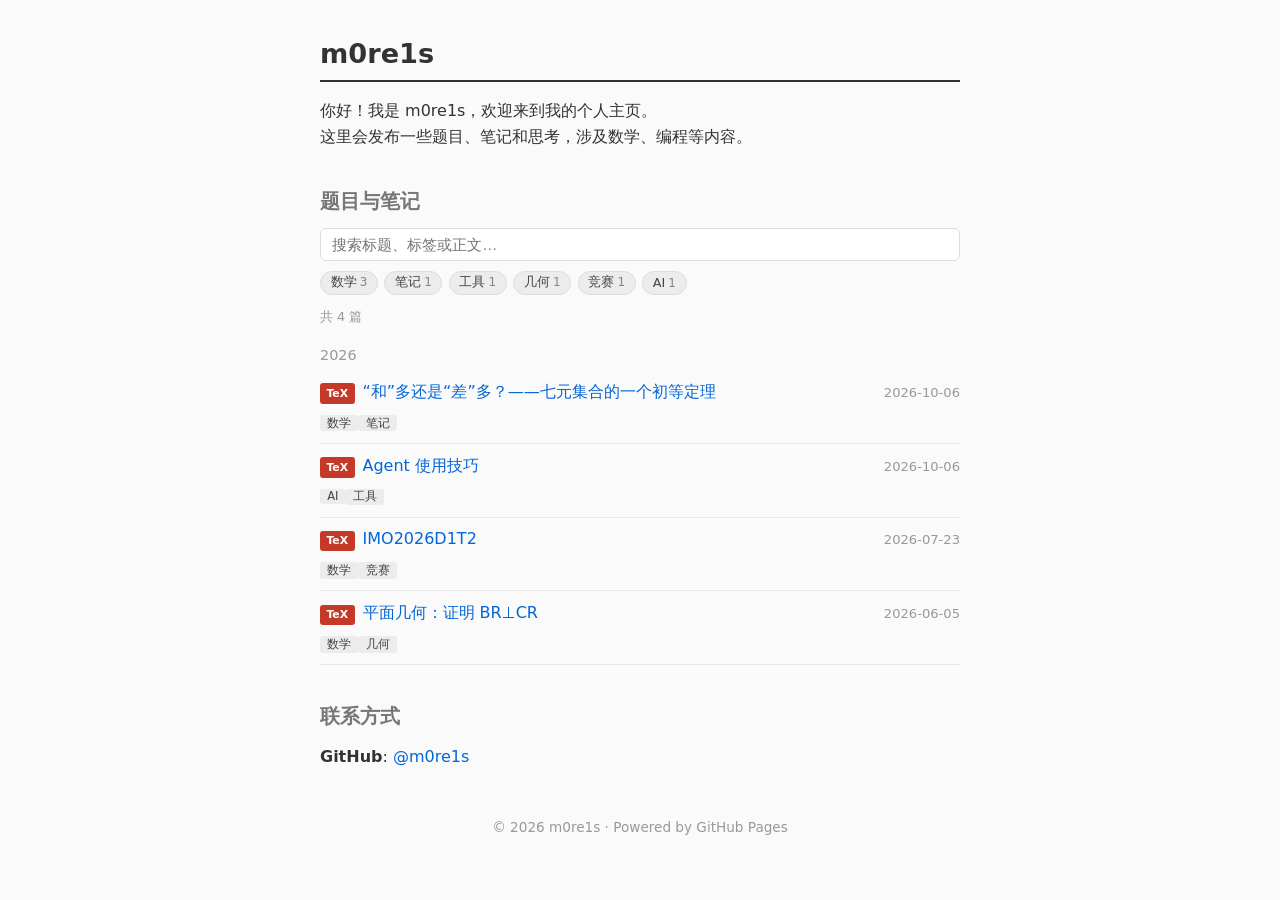
<file: index.html>
<!DOCTYPE html>
<html lang="zh-CN">
<head>
    <meta charset="UTF-8">
    <meta name="viewport" content="width=device-width, initial-scale=1.0">
    <meta name="description" content="m0re1s 的个人博客：数学竞赛题目、笔记与思考。">
    <title>m0re1s - 个人主页</title>
    <link rel="stylesheet" href="style.css">
</head>
<body>
    <div class="container">
        <section class="section">
            <h1>m0re1s</h1>
            <p>你好！我是 m0re1s，欢迎来到我的个人主页。</p>
            <p>这里会发布一些题目、笔记和思考，涉及数学、编程等内容。</p>
        </section>

        <section class="section">
            <h2>题目与笔记</h2>
            <input id="search" type="search" placeholder="搜索标题、标签或正文…" autocomplete="off">
            <div id="chips" class="chips"></div>
            <p id="count" class="count"></p>
            <div id="list"></div>
            <noscript><p class="empty">文章列表需要启用 JavaScript 才能显示。</p></noscript>
        </section>

        <section class="section">
            <h2>联系方式</h2>
            <ul class="contact-list">
                <li><strong>GitHub</strong>: <a href="https://github.com/m0re1s" target="_blank">@m0re1s</a></li>
            </ul>
        </section>

        <footer>
            <p>© 2026 m0re1s · Powered by GitHub Pages</p>
        </footer>
    </div>

    <!-- 文章清单：全站唯一数据源（首页列表、文章页日期/标签行、404.html 短链解析均从此读取）。
         新增文章 = posts/ 建 .md + 此处加一行（展示按 date 倒序，与数组顺序无关，建议新条目放最前）。
         字段：file（⚠️ 勿改名，短码随之失效）/ title（⚠️ 勿含 </script）/ date（YYYY-MM-DD）/ tags / fmt（MD|TeX|PDF）。 -->
    <script id="posts-data" type="application/json">
    [
      {"file": "mstd-seven-elements.md", "title": "“和”多还是“差”多？——七元集合的一个初等定理", "date": "2026-10-06", "tags": ["数学", "笔记"], "fmt": "TeX"},
      {"file": "agent-tips.md", "title": "Agent 使用技巧", "date": "2026-10-06", "tags": ["AI", "工具"], "fmt": "TeX"},
      {"file": "m26072301-imo2026D1T2.md", "title": "IMO2026D1T2", "date": "2026-07-23", "tags": ["数学", "竞赛"], "fmt": "TeX"},
      {"file": "geometry-perpendicular.md", "title": "平面几何：证明 BR⊥CR", "date": "2026-06-05", "tags": ["数学", "几何"], "fmt": "TeX"}
    ]
    </script>

    <script>
    (() => {
        const POSTS = JSON.parse(document.getElementById('posts-data').textContent);
        const listEl = document.getElementById('list');
        const chipsEl = document.getElementById('chips');
        const searchEl = document.getElementById('search');
        const countEl = document.getElementById('count');

        let activeTag = null;   // 当前选中的标签筛选（null = 全部）
        let fullText = null;    // {file: 正文小写文本}，首次实际搜索时才拉取正文构建
        let indexing = false;

        const esc = s => String(s).replace(/[&<>"']/g, c =>
            ({'&': '&amp;', '<': '&lt;', '>': '&gt;', '"': '&quot;', "'": '&#39;'}[c]));

        function filtered() {
            const q = searchEl.value.trim().toLowerCase();
            return POSTS
                .filter(p => {
                    if (activeTag && !p.tags.includes(activeTag)) return false;
                    if (!q) return true;
                    if (p.title.toLowerCase().includes(q)) return true;
                    if (p.tags.some(t => t.toLowerCase().includes(q))) return true;
                    return fullText ? (fullText[p.file] || '').includes(q) : false;
                })
                .sort((a, b) => b.date.localeCompare(a.date));
        }

        function render() {
            const q = searchEl.value.trim().toLowerCase();
            const posts = filtered();
            const building = q && !fullText && indexing;
            countEl.textContent = !(q || activeTag) ? '共 ' + posts.length + ' 篇'
                : posts.length ? '筛到 ' + posts.length + ' 篇' + (building ? '（正在建立全文索引…）' : '')
                : (building ? '正在建立全文索引…' : '没有匹配的文章');
            let html = '', year = '';
            for (const p of posts) {
                const y = p.date.slice(0, 4);
                if (y !== year) { html += '<h3 class="year">' + y + '</h3>'; year = y; }
                html += '<div class="post-item">'
                    + '<div class="post-line">'
                    + '<span class="tag tag-' + esc(p.fmt.toLowerCase()) + '">' + esc(p.fmt) + '</span>'
                    + '<a class="post-title" href="post.html?file=' + encodeURIComponent(p.file) + '">' + esc(p.title) + '</a>'
                    + '<time class="post-date" datetime="' + p.date + '">' + p.date + '</time>'
                    + '</div>'
                    + '<div class="post-tags">'
                    + p.tags.map(t => '<button type="button" class="mini-tag" data-tag="' + esc(t) + '">' + esc(t) + '</button>').join('')
                    + '</div>'
                    + '</div>';
            }
            listEl.innerHTML = html;
        }

        function renderChips() {
            const counts = {};
            POSTS.forEach(p => p.tags.forEach(t => { counts[t] = (counts[t] || 0) + 1; }));
            chipsEl.innerHTML = Object.keys(counts)
                .sort((a, b) => counts[b] - counts[a] || a.localeCompare(b, 'zh'))
                .map(t => '<button type="button" class="chip' + (t === activeTag ? ' active' : '') + '" data-tag="' + esc(t) + '">'
                    + esc(t) + '<span>' + counts[t] + '</span></button>')
                .join('');
        }

        function setTag(t) {
            activeTag = (t === activeTag) ? null : t;
            renderChips();
            render();
        }

        // 标签筛选：顶部 chips 与列表内小标签共用，点击切换，再点取消
        chipsEl.addEventListener('click', e => {
            const b = e.target.closest('.chip');
            if (b) setTag(b.dataset.tag);
        });
        listEl.addEventListener('click', e => {
            const b = e.target.closest('.mini-tag');
            if (b) setTag(b.dataset.tag);
        });

        // 搜索：输入防抖过滤；首次实际搜索才懒构建全文索引，构建完自动重渲染
        let debounce;
        searchEl.addEventListener('input', () => {
            clearTimeout(debounce);
            debounce = setTimeout(() => {
                const q = searchEl.value.trim().toLowerCase();
                if (q && !fullText && !indexing) {
                    indexing = true;
                    Promise.all(POSTS.map(p =>
                        fetch('posts/' + p.file).then(r => r.text()).then(t => [p.file, t.toLowerCase()])
                    )).then(entries => {
                        fullText = Object.fromEntries(entries);
                        indexing = false;
                        render();
                    }).catch(() => { indexing = false; });
                }
                render();
            }, 150);
        });
        searchEl.addEventListener('keydown', e => {
            if (e.key === 'Escape') { searchEl.value = ''; render(); }
        });

        renderChips();
        render();
    })();
    </script>
</body>
</html>
</file>
<file: style.css>
/* 主题变量：浅色默认，暗色仅覆盖变量（跟随系统 prefers-color-scheme，零 JS） */
:root {
    --bg: #fafafa;
    --fg: #333;
    --muted: #777;
    --faint: #999;
    --border: #ddd;
    --border-weak: #e8e8e8;
    --soft: #f4f4f4;
    --soft-2: #f9f9f9;
    --link: #0366d6;
    --chip-bg: #ececec;
    --chip-fg: #444;
    --input-bg: #fff;
}
@media (prefers-color-scheme: dark) {
    :root {
        --bg: #14171c;
        --fg: #d8d8d8;
        --muted: #9aa0a6;
        --faint: #6e747c;
        --border: #3a3f46;
        --border-weak: #262b31;
        --soft: #1e2229;
        --soft-2: #191d23;
        --link: #6cb2f5;
        --chip-bg: #242a31;
        --chip-fg: #c6cbd1;
        --input-bg: #1b1f26;
    }
}

* { margin: 0; padding: 0; box-sizing: border-box; }
body { font-family: system-ui, -apple-system, "Segoe UI", "Microsoft YaHei", sans-serif; line-height: 1.6; color: var(--fg); background: var(--bg); padding: 2rem 1rem; }
.container { max-width: 640px; margin: 0 auto; }
h1 { font-size: 1.7rem; border-bottom: 2px solid var(--fg); padding-bottom: .3rem; margin-bottom: 1rem; }
h2 { font-size: 1.25rem; color: var(--muted); margin-bottom: .7rem; }
.section { margin-bottom: 2.2rem; }
a { color: var(--link); text-decoration: none; }
a:hover { text-decoration: underline; }

/* 联系方式 */
.contact-list { list-style: none; }
.contact-list li { margin-bottom: .3rem; }

/* 搜索与标签筛选 */
#search { width: 100%; padding: .45rem .7rem; margin-bottom: .6rem; font-size: .95rem; color: var(--fg); background: var(--input-bg); border: 1px solid var(--border); border-radius: 6px; }
#search:focus { outline: none; border-color: var(--link); }
.chips { display: flex; flex-wrap: wrap; gap: .4rem; margin-bottom: .8rem; }
.chip { font-family: inherit; font-size: .8rem; padding: .15rem .6rem; border: 1px solid var(--border); border-radius: 999px; background: var(--chip-bg); color: var(--chip-fg); cursor: pointer; }
.chip span { opacity: .6; margin-left: .2rem; font-size: .75rem; }
.chip.active { background: var(--link); border-color: var(--link); color: #fff; }
.count { font-size: .8rem; color: var(--faint); margin-bottom: .4rem; }

/* 文章列表（按年分组的简易归档） */
.year { font-size: .9rem; color: var(--faint); font-weight: normal; margin: 1rem 0 .2rem; }
.post-item { padding: .55rem 0; border-bottom: 1px solid var(--border-weak); }
.post-line { display: flex; align-items: baseline; gap: .5rem; }
.post-title { font-weight: 500; }
.post-date { margin-left: auto; flex-shrink: 0; font-size: .82rem; color: var(--faint); }
.post-tags { margin-top: .25rem; }
.mini-tag { font-family: inherit; font-size: .72rem; padding: .05rem .45rem; border: none; border-radius: 3px; background: var(--chip-bg); color: var(--chip-fg); cursor: pointer; }
.empty { color: var(--faint); padding: 1rem 0; }

/* 类型徽章（内容格式：MD 绿 / TeX 红 / PDF 蓝） */
.tag { font-size: .68rem; padding: .1rem .4rem; border-radius: 3px; color: #fff; font-weight: bold; flex-shrink: 0; }
.tag-md { background: #2ea44f; }
.tag-tex { background: #c53929; }
.tag-pdf { background: #4285f4; }

/* 文章页 */
#content { max-width: 640px; margin: 0 auto; padding: 2rem 1rem; }
#content h1 { font-size: 1.5rem; border-bottom: 1px solid var(--border); }
#content h2 { font-size: 1.2rem; color: var(--fg); }
#content pre { background: var(--soft); padding: 1rem; border-radius: 4px; overflow-x: auto; }
#content code { background: var(--soft); padding: .1rem .3rem; border-radius: 3px; }
#content p { margin-bottom: .8rem; }
#content ul, #content ol { margin-bottom: .8rem; padding-left: 1.5rem; }
#content table { width: 100%; border-collapse: collapse; margin-bottom: .8rem; }
#content th, #content td { border: 1px solid var(--border); padding: .5rem .8rem; text-align: left; }
#content th { background: var(--soft); font-weight: bold; }
#content tr:nth-child(even) { background: var(--soft-2); }
#content img { max-width: 100%; height: auto; border-radius: 4px; margin-bottom: .8rem; }
#content .katex-display { margin: 1rem 0; }
.back { display: inline-block; margin-bottom: 1rem; font-size: .9rem; }
#content .post-meta { margin: .4rem 0 1.5rem; font-size: .85rem; color: var(--muted); }
#content .post-meta .mini-tag { cursor: default; }
.shortlink { margin-top: 2rem; padding-top: .8rem; border-top: 1px dashed var(--border); font-size: .85rem; color: var(--muted); }
.shortlink code { background: none; padding: 0; }
.shortlink button { font-family: inherit; margin-left: .4rem; font-size: .8rem; padding: .1rem .5rem; border: 1px solid var(--border); border-radius: 3px; background: var(--input-bg); color: var(--fg); cursor: pointer; }
.shortlink button:hover { background: var(--soft); }
iframe { width: 100%; height: 600px; border: 1px solid var(--border); }

footer { margin-top: 3rem; font-size: .85rem; color: var(--faint); text-align: center; }
</file>
